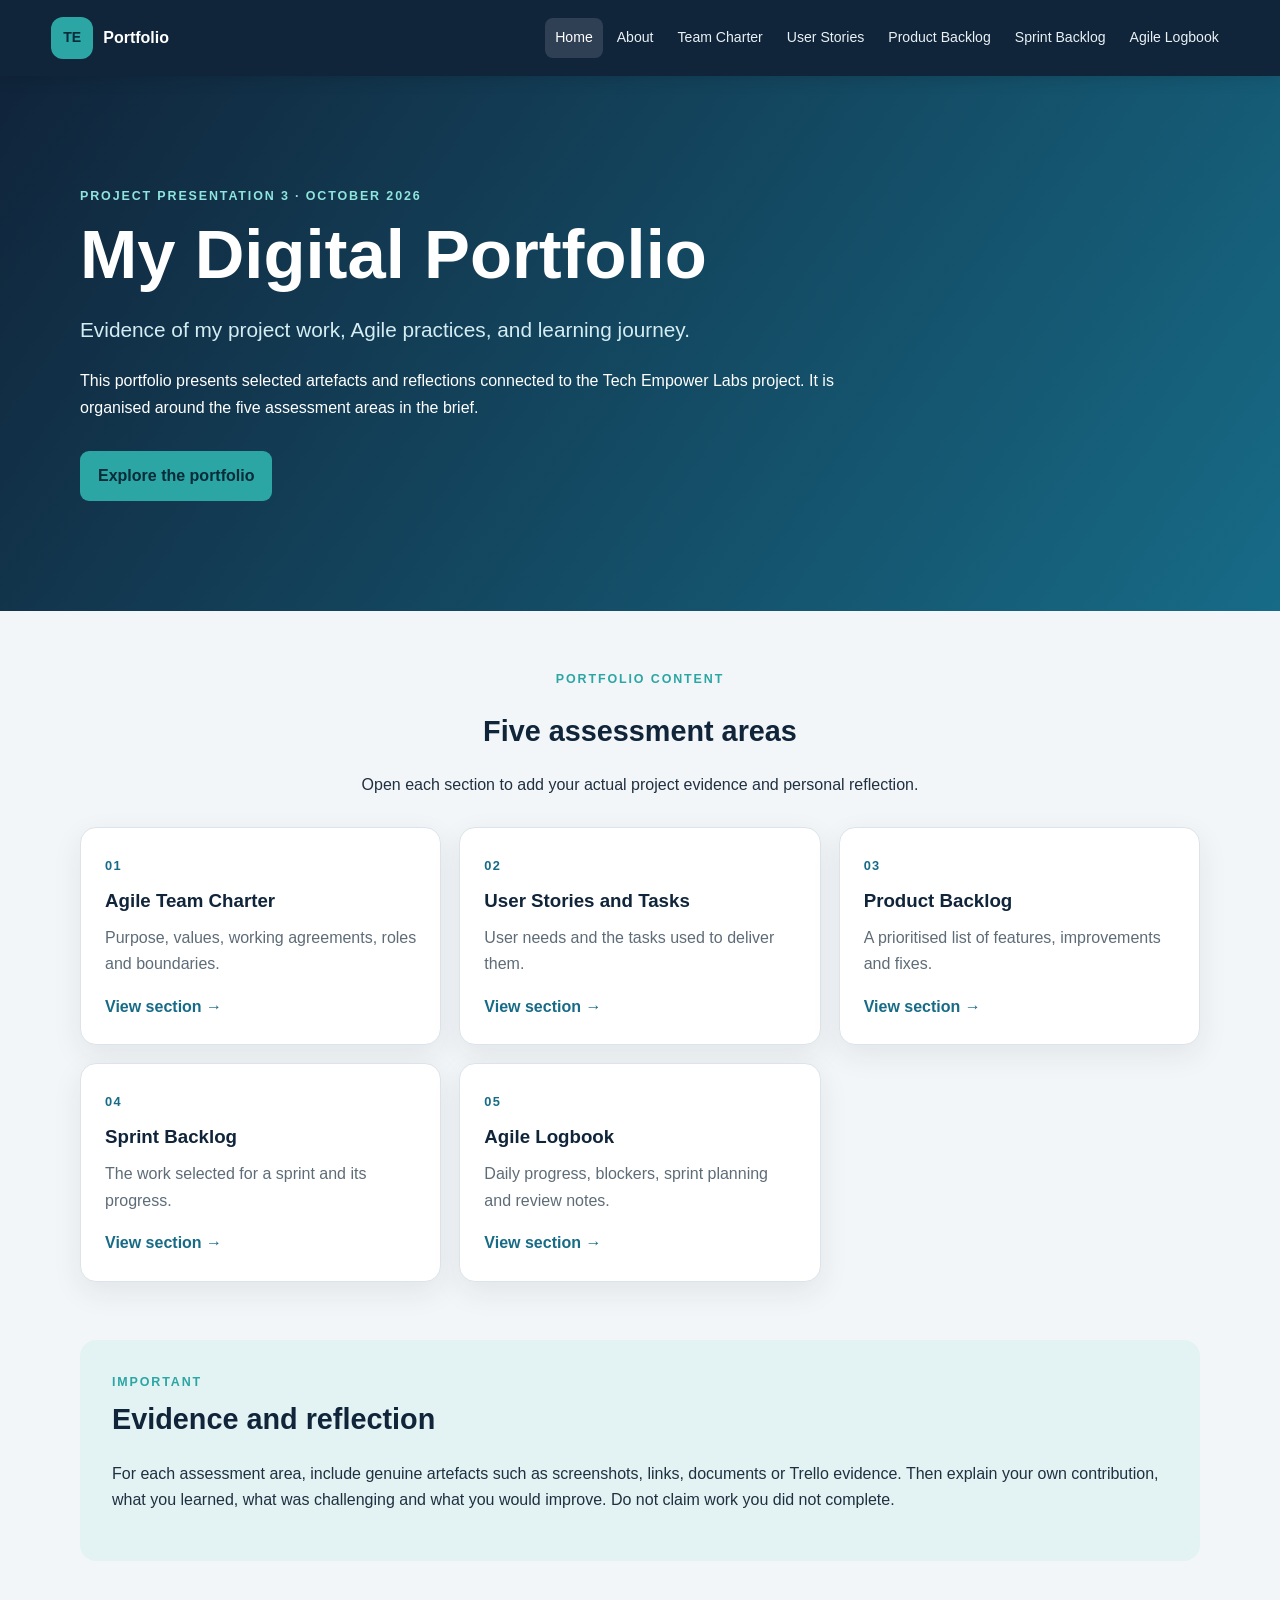
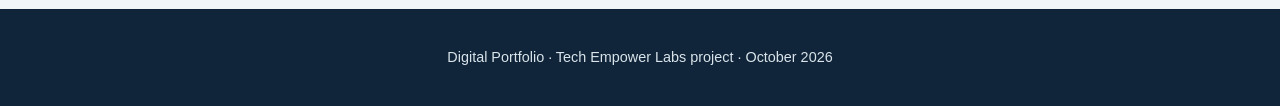
<file: index.html>
<!DOCTYPE html>
<html lang="en">
<head>
  <meta charset="UTF-8">
  <meta name="viewport" content="width=device-width, initial-scale=1.0">
  <meta name="description" content="PRP370 Project Presentation 3 digital portfolio">
  <title>Digital Portfolio | Home</title>
  <link rel="stylesheet" href="css/style.css">
</head>
<body>
  <header class="site-header">
    <nav class="navbar" aria-label="Main navigation">
      <a class="brand" href="index.html"><span class="brand-mark">TE</span><span>Portfolio</span></a>
      <button class="menu-toggle" aria-label="Toggle navigation" aria-expanded="false">☰</button>
      <div class="nav-links">
        <a class="active" href="index.html">Home</a>
        <a href="about.html">About</a>
        <a href="evidence/team-charter.html">Team Charter</a>
        <a href="evidence/user-stories.html">User Stories</a>
        <a href="evidence/product-backlog.html">Product Backlog</a>
        <a href="evidence/sprint-backlog.html">Sprint Backlog</a>
        <a href="evidence/agile-logbook.html">Agile Logbook</a>
      </div>
    </nav>
  </header>

  <main>
    <section class="hero">
      <p class="eyebrow">PROJECT PRESENTATION 3 · OCTOBER 2026</p>
      <h1>My Digital Portfolio</h1>
      <p class="hero-lead">Evidence of my project work, Agile practices, and learning journey.</p>
      <p>This portfolio presents selected artefacts and reflections connected to the Tech Empower Labs project. It is organised around the five assessment areas in the brief.</p>
      <a class="button" href="#portfolio-sections">Explore the portfolio</a>
    </section>

    <section class="section" id="portfolio-sections">
      <div class="section-heading">
        <p class="eyebrow">PORTFOLIO CONTENT</p>
        <h2>Five assessment areas</h2>
        <p>Open each section to add your actual project evidence and personal reflection.</p>
      </div>
      <div class="card-grid">
        <a class="content-card" href="evidence/team-charter.html"><span class="card-number">01</span><h3>Agile Team Charter</h3><p>Purpose, values, working agreements, roles and boundaries.</p><span class="card-link">View section →</span></a>
        <a class="content-card" href="evidence/user-stories.html"><span class="card-number">02</span><h3>User Stories and Tasks</h3><p>User needs and the tasks used to deliver them.</p><span class="card-link">View section →</span></a>
        <a class="content-card" href="evidence/product-backlog.html"><span class="card-number">03</span><h3>Product Backlog</h3><p>A prioritised list of features, improvements and fixes.</p><span class="card-link">View section →</span></a>
        <a class="content-card" href="evidence/sprint-backlog.html"><span class="card-number">04</span><h3>Sprint Backlog</h3><p>The work selected for a sprint and its progress.</p><span class="card-link">View section →</span></a>
        <a class="content-card" href="evidence/agile-logbook.html"><span class="card-number">05</span><h3>Agile Logbook</h3><p>Daily progress, blockers, sprint planning and review notes.</p><span class="card-link">View section →</span></a>
      </div>
    </section>

    <section class="section callout">
      <p class="eyebrow">IMPORTANT</p>
      <h2>Evidence and reflection</h2>
      <p>For each assessment area, include genuine artefacts such as screenshots, links, documents or Trello evidence. Then explain your own contribution, what you learned, what was challenging and what you would improve. Do not claim work you did not complete.</p>
    </section>
  </main>

  <footer class="site-footer"><p>Digital Portfolio · Tech Empower Labs project · October 2026</p></footer>
  <script src="js/script.js"></script>
</body>
</html>
</file>
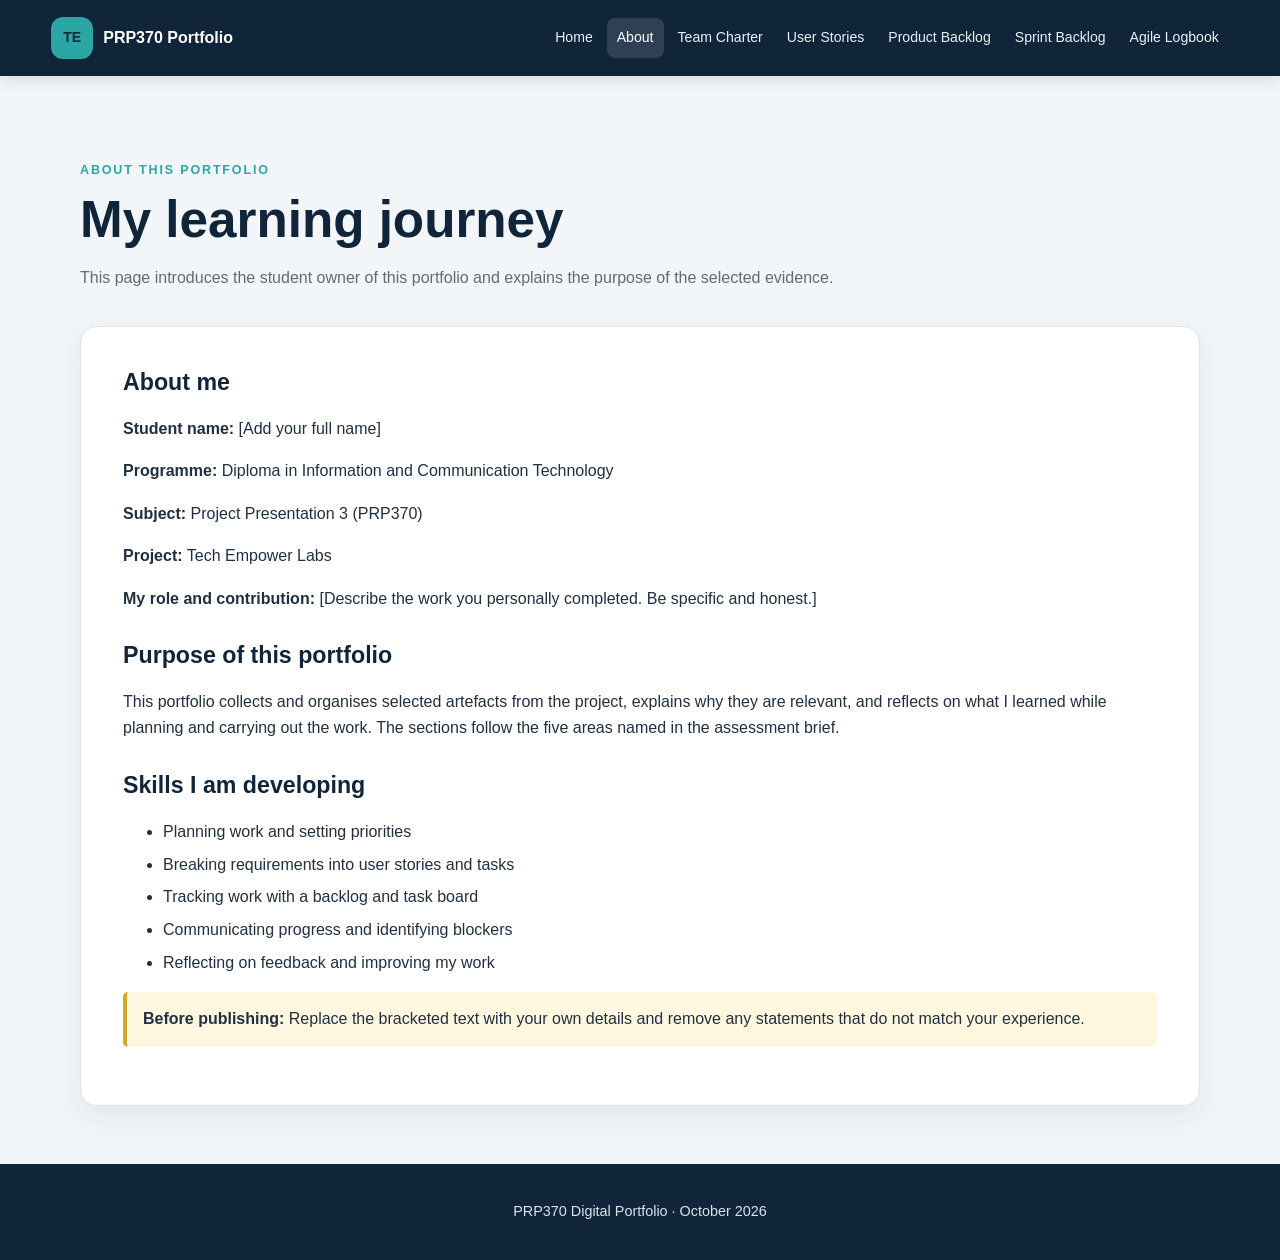
<file: about.html>
<!DOCTYPE html>
<html lang="en">
<head>
  <meta charset="UTF-8"><meta name="viewport" content="width=device-width, initial-scale=1.0">
  <title>About | PRP370 Digital Portfolio</title><link rel="stylesheet" href="css/style.css">
</head>
<body>
  <header class="site-header"><nav class="navbar" aria-label="Main navigation">
    <a class="brand" href="index.html"><span class="brand-mark">TE</span><span>PRP370 Portfolio</span></a>
    <button class="menu-toggle" aria-label="Toggle navigation" aria-expanded="false">☰</button>
    <div class="nav-links"><a href="index.html">Home</a><a class="active" href="about.html">About</a><a href="evidence/team-charter.html">Team Charter</a><a href="evidence/user-stories.html">User Stories</a><a href="evidence/product-backlog.html">Product Backlog</a><a href="evidence/sprint-backlog.html">Sprint Backlog</a><a href="evidence/agile-logbook.html">Agile Logbook</a></div>
  </nav></header>
  <main class="page-main">
    <section class="page-title"><p class="eyebrow">ABOUT THIS PORTFOLIO</p><h1>My learning journey</h1><p>This page introduces the student owner of this portfolio and explains the purpose of the selected evidence.</p></section>
    <section class="paper">
      <h2>About me</h2>
      <p><strong>Student name:</strong> [Add your full name]</p>
      <p><strong>Programme:</strong> Diploma in Information and Communication Technology</p>
      <p><strong>Subject:</strong> Project Presentation 3 (PRP370)</p>
      <p><strong>Project:</strong> Tech Empower Labs</p>
      <p><strong>My role and contribution:</strong> [Describe the work you personally completed. Be specific and honest.]</p>
      <h2>Purpose of this portfolio</h2>
      <p>This portfolio collects and organises selected artefacts from the project, explains why they are relevant, and reflects on what I learned while planning and carrying out the work. The sections follow the five areas named in the assessment brief.</p>
      <h2>Skills I am developing</h2>
      <ul><li>Planning work and setting priorities</li><li>Breaking requirements into user stories and tasks</li><li>Tracking work with a backlog and task board</li><li>Communicating progress and identifying blockers</li><li>Reflecting on feedback and improving my work</li></ul>
      <p class="note"><strong>Before publishing:</strong> Replace the bracketed text with your own details and remove any statements that do not match your experience.</p>
    </section>
  </main>
  <footer class="site-footer"><p>PRP370 Digital Portfolio · October 2026</p></footer><script src="js/script.js"></script>
</body></html>
</file>
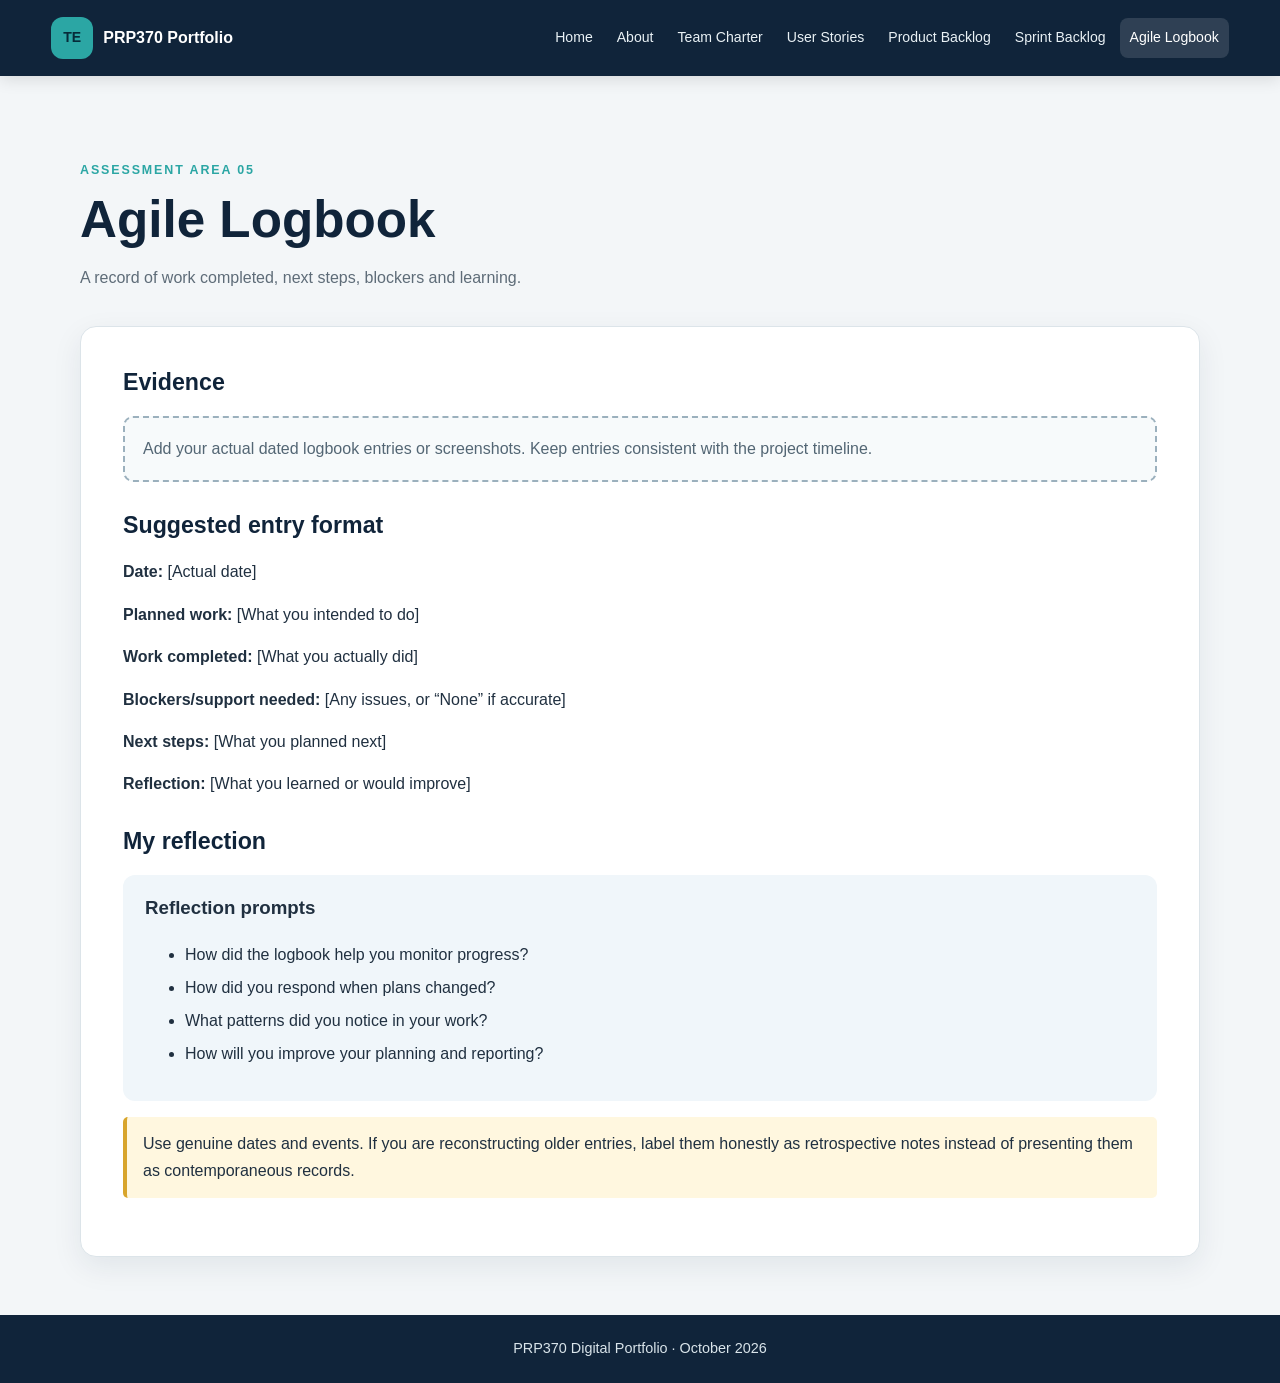
<file: evidence/agile-logbook.html>
<!DOCTYPE html><html lang="en"><head><meta charset="UTF-8"><meta name="viewport" content="width=device-width, initial-scale=1.0"><title>Agile Logbook | PRP370</title><link rel="stylesheet" href="../css/style.css"></head><body>
<header class="site-header"><nav class="navbar"><a class="brand" href="../index.html"><span class="brand-mark">TE</span><span>PRP370 Portfolio</span></a><button class="menu-toggle" aria-label="Toggle navigation" aria-expanded="false">☰</button><div class="nav-links"><a href="../index.html">Home</a><a href="../about.html">About</a><a href="team-charter.html">Team Charter</a><a href="user-stories.html">User Stories</a><a href="product-backlog.html">Product Backlog</a><a href="sprint-backlog.html">Sprint Backlog</a><a class="active" href="agile-logbook.html">Agile Logbook</a></div></nav></header>
<main class="page-main"><section class="page-title"><p class="eyebrow">ASSESSMENT AREA 05</p><h1>Agile Logbook</h1><p>A record of work completed, next steps, blockers and learning.</p></section><section class="paper"><h2>Evidence</h2><div class="placeholder">Add your actual dated logbook entries or screenshots. Keep entries consistent with the project timeline.</div><h2>Suggested entry format</h2><p><strong>Date:</strong> [Actual date]</p><p><strong>Planned work:</strong> [What you intended to do]</p><p><strong>Work completed:</strong> [What you actually did]</p><p><strong>Blockers/support needed:</strong> [Any issues, or “None” if accurate]</p><p><strong>Next steps:</strong> [What you planned next]</p><p><strong>Reflection:</strong> [What you learned or would improve]</p><h2>My reflection</h2><div class="reflection-prompts"><h3>Reflection prompts</h3><ul><li>How did the logbook help you monitor progress?</li><li>How did you respond when plans changed?</li><li>What patterns did you notice in your work?</li><li>How will you improve your planning and reporting?</li></ul></div><p class="note">Use genuine dates and events. If you are reconstructing older entries, label them honestly as retrospective notes instead of presenting them as contemporaneous records.</p></section></main><footer class="site-footer">PRP370 Digital Portfolio · October 2026</footer><script src="../js/script.js"></script></body></html>
</file>
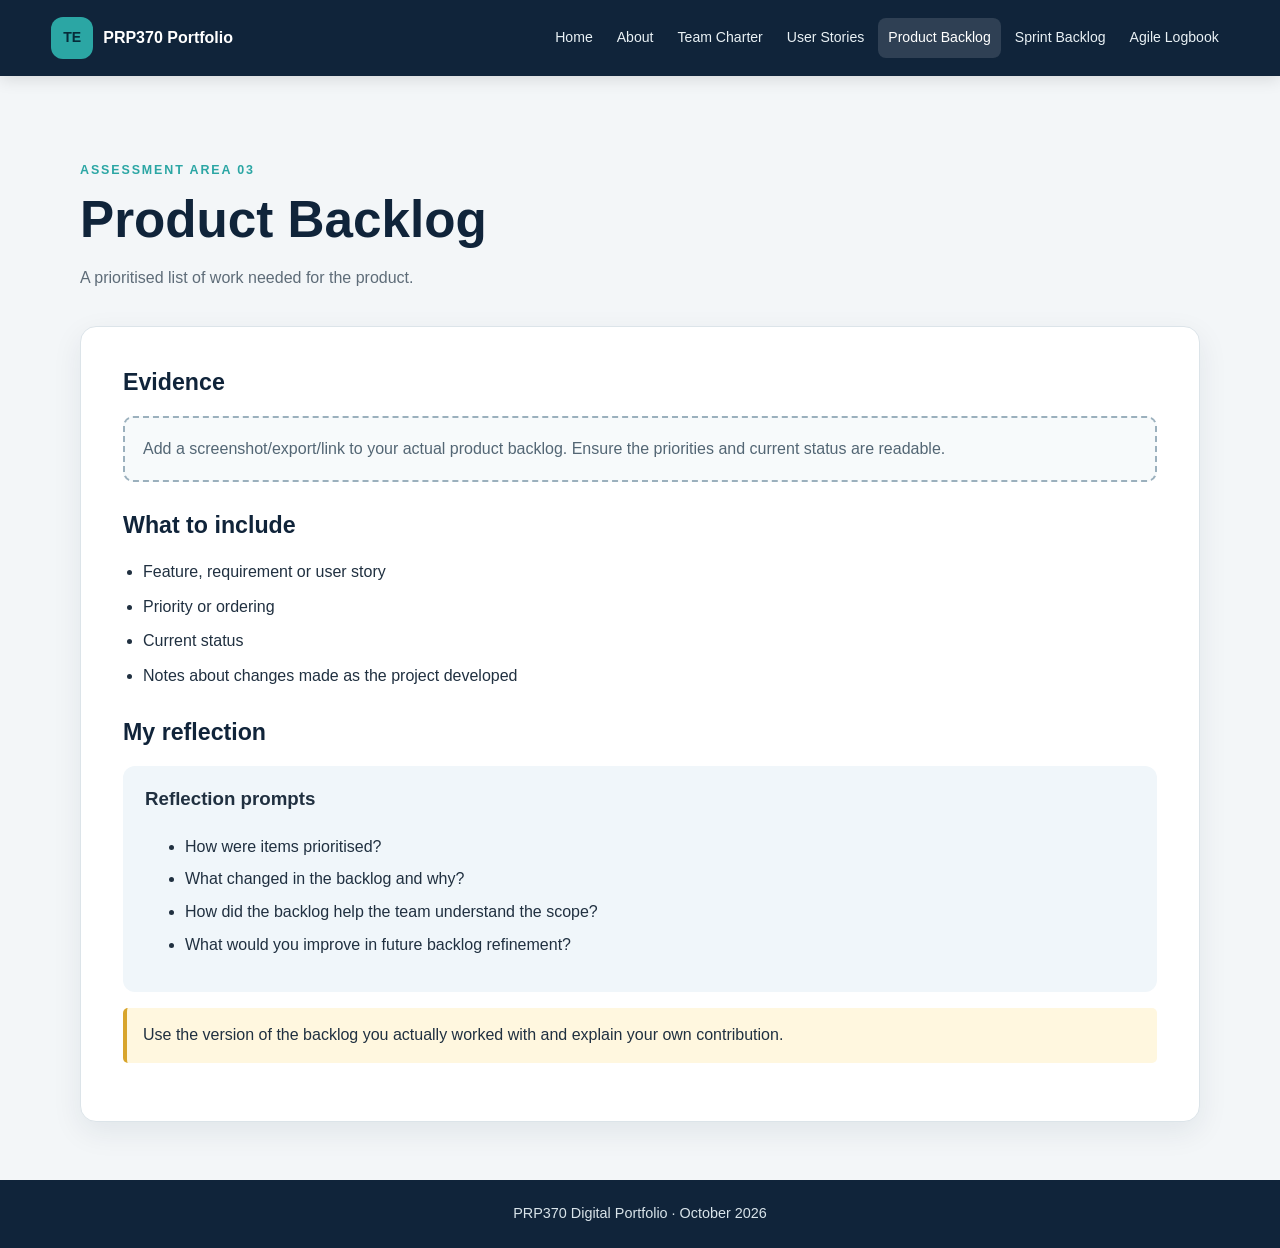
<file: evidence/product-backlog.html>
<!DOCTYPE html><html lang="en"><head><meta charset="UTF-8"><meta name="viewport" content="width=device-width, initial-scale=1.0"><title>Product Backlog | PRP370</title><link rel="stylesheet" href="../css/style.css"></head><body>
<header class="site-header"><nav class="navbar"><a class="brand" href="../index.html"><span class="brand-mark">TE</span><span>PRP370 Portfolio</span></a><button class="menu-toggle" aria-label="Toggle navigation" aria-expanded="false">☰</button><div class="nav-links"><a href="../index.html">Home</a><a href="../about.html">About</a><a href="team-charter.html">Team Charter</a><a href="user-stories.html">User Stories</a><a class="active" href="product-backlog.html">Product Backlog</a><a href="sprint-backlog.html">Sprint Backlog</a><a href="agile-logbook.html">Agile Logbook</a></div></nav></header>
<main class="page-main"><section class="page-title"><p class="eyebrow">ASSESSMENT AREA 03</p><h1>Product Backlog</h1><p>A prioritised list of work needed for the product.</p></section><section class="paper"><h2>Evidence</h2><div class="placeholder">Add a screenshot/export/link to your actual product backlog. Ensure the priorities and current status are readable.</div><h2>What to include</h2><ul class="evidence-list"><li>Feature, requirement or user story</li><li>Priority or ordering</li><li>Current status</li><li>Notes about changes made as the project developed</li></ul><h2>My reflection</h2><div class="reflection-prompts"><h3>Reflection prompts</h3><ul><li>How were items prioritised?</li><li>What changed in the backlog and why?</li><li>How did the backlog help the team understand the scope?</li><li>What would you improve in future backlog refinement?</li></ul></div><p class="note">Use the version of the backlog you actually worked with and explain your own contribution.</p></section></main><footer class="site-footer">PRP370 Digital Portfolio · October 2026</footer><script src="../js/script.js"></script></body></html>
</file>
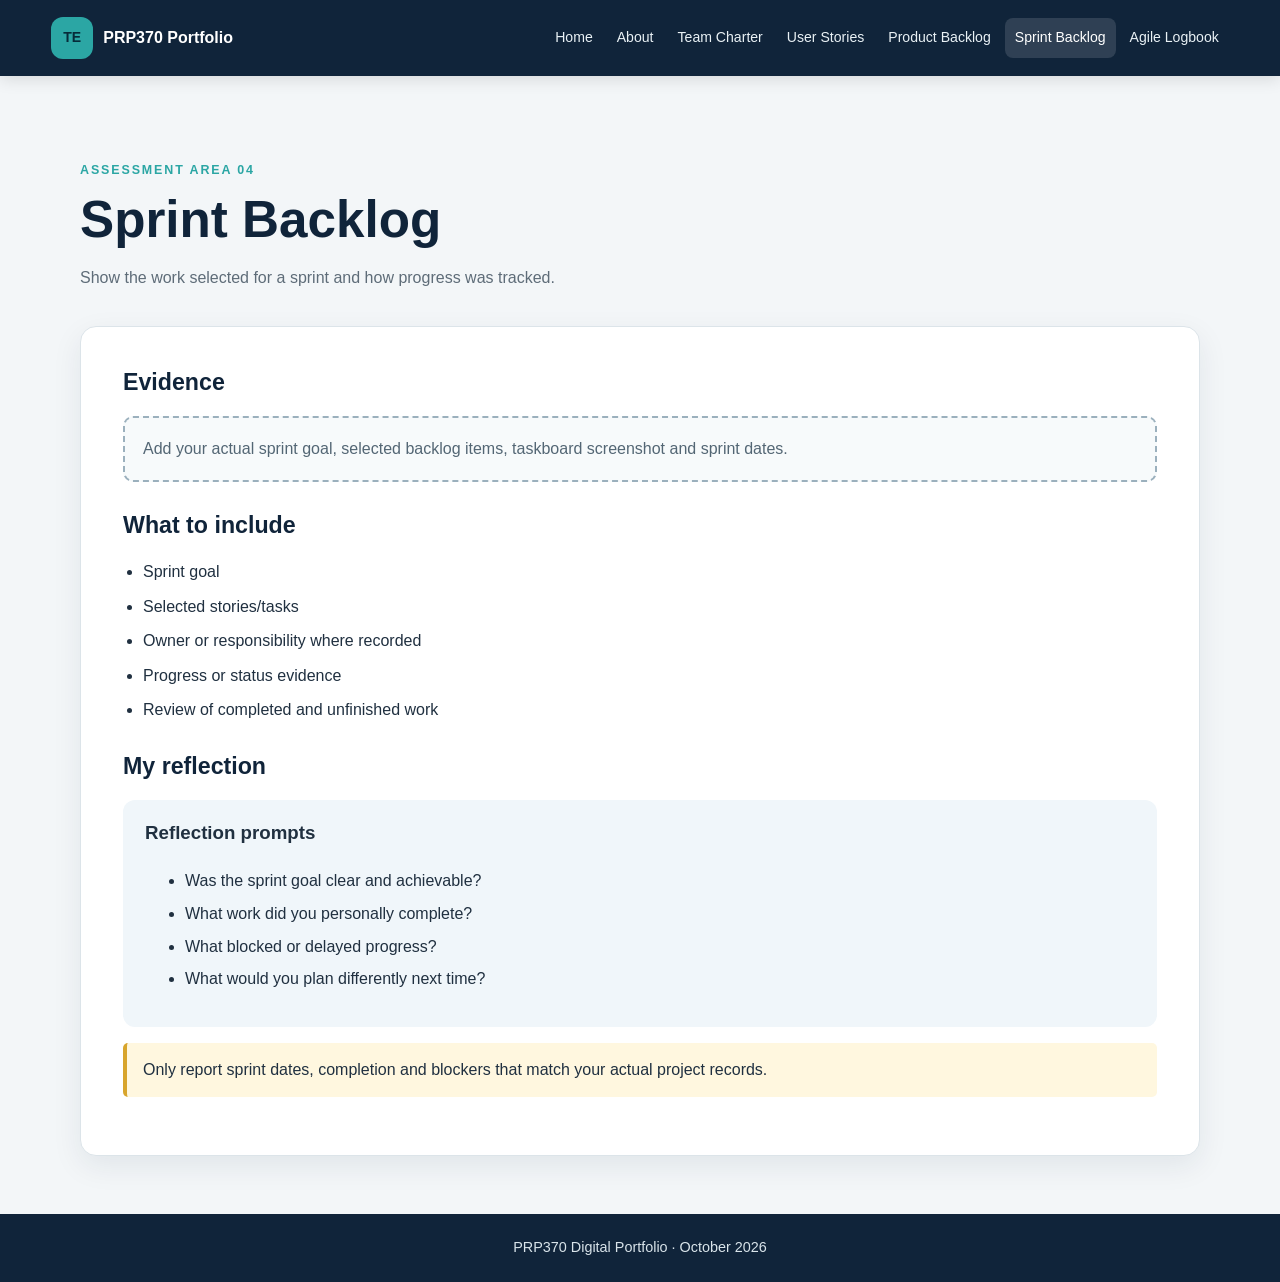
<file: evidence/sprint-backlog.html>
<!DOCTYPE html><html lang="en"><head><meta charset="UTF-8"><meta name="viewport" content="width=device-width, initial-scale=1.0"><title>Sprint Backlog | PRP370</title><link rel="stylesheet" href="../css/style.css"></head><body>
<header class="site-header"><nav class="navbar"><a class="brand" href="../index.html"><span class="brand-mark">TE</span><span>PRP370 Portfolio</span></a><button class="menu-toggle" aria-label="Toggle navigation" aria-expanded="false">☰</button><div class="nav-links"><a href="../index.html">Home</a><a href="../about.html">About</a><a href="team-charter.html">Team Charter</a><a href="user-stories.html">User Stories</a><a href="product-backlog.html">Product Backlog</a><a class="active" href="sprint-backlog.html">Sprint Backlog</a><a href="agile-logbook.html">Agile Logbook</a></div></nav></header>
<main class="page-main"><section class="page-title"><p class="eyebrow">ASSESSMENT AREA 04</p><h1>Sprint Backlog</h1><p>Show the work selected for a sprint and how progress was tracked.</p></section><section class="paper"><h2>Evidence</h2><div class="placeholder">Add your actual sprint goal, selected backlog items, taskboard screenshot and sprint dates.</div><h2>What to include</h2><ul class="evidence-list"><li>Sprint goal</li><li>Selected stories/tasks</li><li>Owner or responsibility where recorded</li><li>Progress or status evidence</li><li>Review of completed and unfinished work</li></ul><h2>My reflection</h2><div class="reflection-prompts"><h3>Reflection prompts</h3><ul><li>Was the sprint goal clear and achievable?</li><li>What work did you personally complete?</li><li>What blocked or delayed progress?</li><li>What would you plan differently next time?</li></ul></div><p class="note">Only report sprint dates, completion and blockers that match your actual project records.</p></section></main><footer class="site-footer">PRP370 Digital Portfolio · October 2026</footer><script src="../js/script.js"></script></body></html>
</file>
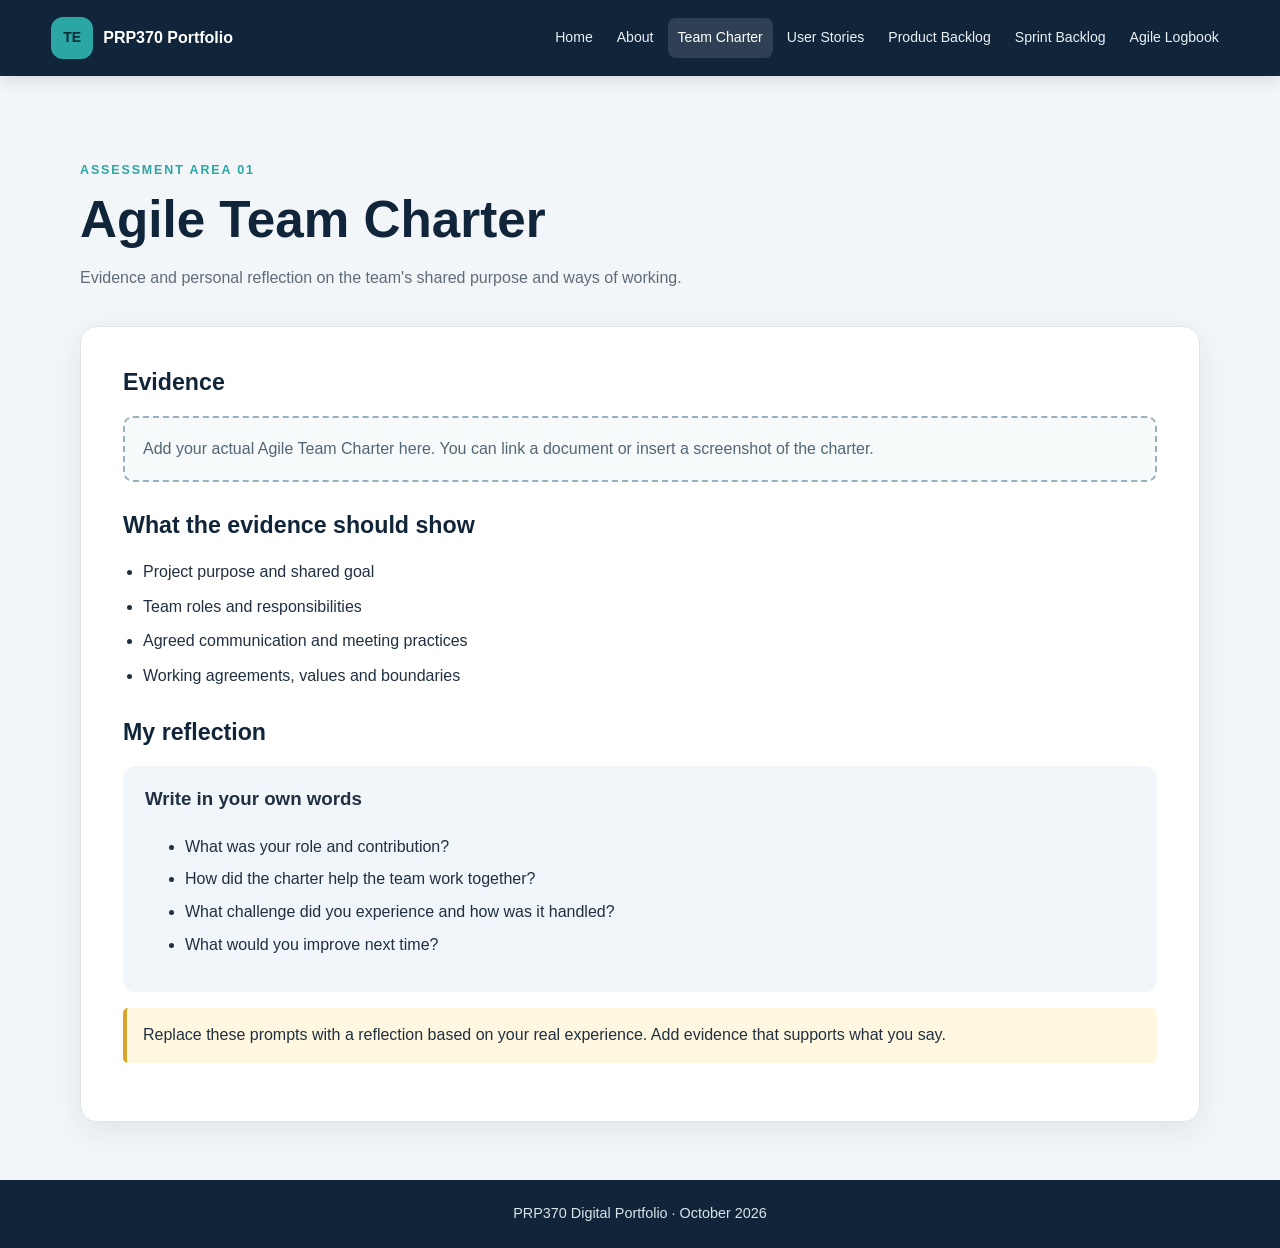
<file: evidence/team-charter.html>
<!DOCTYPE html><html lang="en"><head><meta charset="UTF-8"><meta name="viewport" content="width=device-width, initial-scale=1.0"><title>Agile Team Charter | PRP370</title><link rel="stylesheet" href="../css/style.css"></head><body>
<header class="site-header"><nav class="navbar"><a class="brand" href="../index.html"><span class="brand-mark">TE</span><span>PRP370 Portfolio</span></a><button class="menu-toggle" aria-label="Toggle navigation" aria-expanded="false">☰</button><div class="nav-links"><a href="../index.html">Home</a><a href="../about.html">About</a><a class="active" href="team-charter.html">Team Charter</a><a href="user-stories.html">User Stories</a><a href="product-backlog.html">Product Backlog</a><a href="sprint-backlog.html">Sprint Backlog</a><a href="agile-logbook.html">Agile Logbook</a></div></nav></header>
<main class="page-main"><section class="page-title"><p class="eyebrow">ASSESSMENT AREA 01</p><h1>Agile Team Charter</h1><p>Evidence and personal reflection on the team's shared purpose and ways of working.</p></section><section class="paper"><h2>Evidence</h2><div class="placeholder">Add your actual Agile Team Charter here. You can link a document or insert a screenshot of the charter.</div><h2>What the evidence should show</h2><ul class="evidence-list"><li>Project purpose and shared goal</li><li>Team roles and responsibilities</li><li>Agreed communication and meeting practices</li><li>Working agreements, values and boundaries</li></ul><h2>My reflection</h2><div class="reflection-prompts"><h3>Write in your own words</h3><ul><li>What was your role and contribution?</li><li>How did the charter help the team work together?</li><li>What challenge did you experience and how was it handled?</li><li>What would you improve next time?</li></ul></div><p class="note">Replace these prompts with a reflection based on your real experience. Add evidence that supports what you say.</p></section></main><footer class="site-footer">PRP370 Digital Portfolio · October 2026</footer><script src="../js/script.js"></script></body></html>
</file>
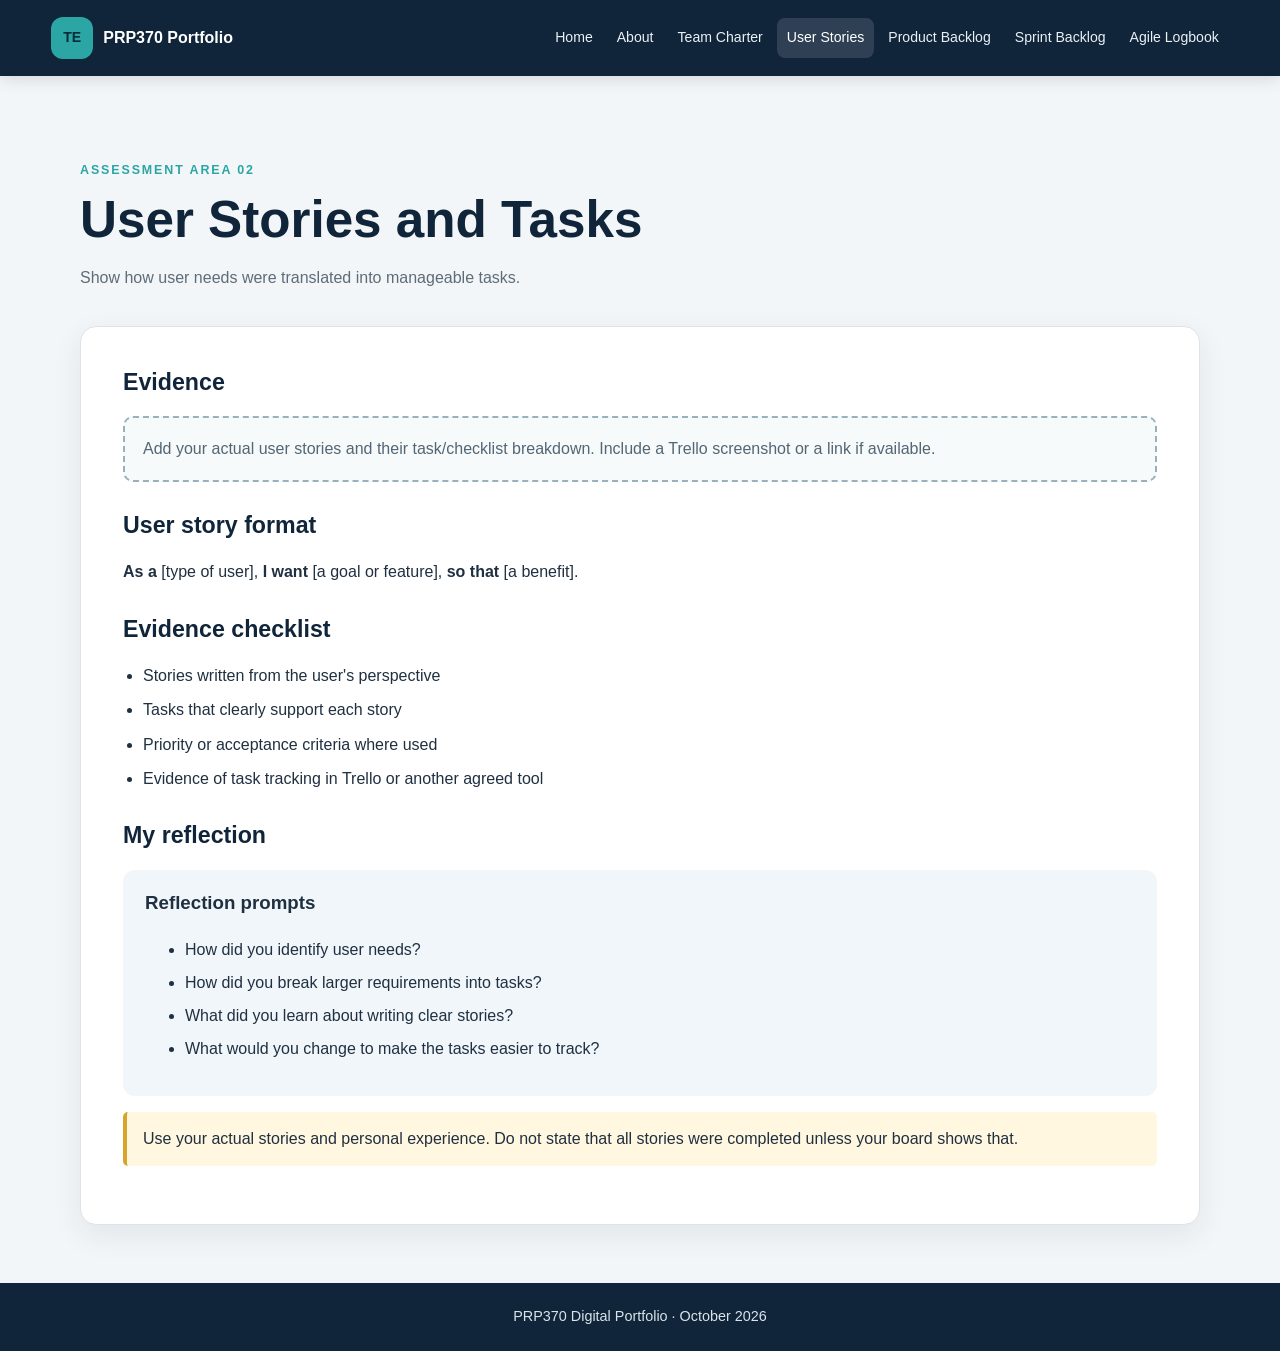
<file: evidence/user-stories.html>
<!DOCTYPE html><html lang="en"><head><meta charset="UTF-8"><meta name="viewport" content="width=device-width, initial-scale=1.0"><title>User Stories and Tasks | PRP370</title><link rel="stylesheet" href="../css/style.css"></head><body>
<header class="site-header"><nav class="navbar"><a class="brand" href="../index.html"><span class="brand-mark">TE</span><span>PRP370 Portfolio</span></a><button class="menu-toggle" aria-label="Toggle navigation" aria-expanded="false">☰</button><div class="nav-links"><a href="../index.html">Home</a><a href="../about.html">About</a><a href="team-charter.html">Team Charter</a><a class="active" href="user-stories.html">User Stories</a><a href="product-backlog.html">Product Backlog</a><a href="sprint-backlog.html">Sprint Backlog</a><a href="agile-logbook.html">Agile Logbook</a></div></nav></header>
<main class="page-main"><section class="page-title"><p class="eyebrow">ASSESSMENT AREA 02</p><h1>User Stories and Tasks</h1><p>Show how user needs were translated into manageable tasks.</p></section><section class="paper"><h2>Evidence</h2><div class="placeholder">Add your actual user stories and their task/checklist breakdown. Include a Trello screenshot or a link if available.</div><h2>User story format</h2><p><strong>As a</strong> [type of user], <strong>I want</strong> [a goal or feature], <strong>so that</strong> [a benefit].</p><h2>Evidence checklist</h2><ul class="evidence-list"><li>Stories written from the user's perspective</li><li>Tasks that clearly support each story</li><li>Priority or acceptance criteria where used</li><li>Evidence of task tracking in Trello or another agreed tool</li></ul><h2>My reflection</h2><div class="reflection-prompts"><h3>Reflection prompts</h3><ul><li>How did you identify user needs?</li><li>How did you break larger requirements into tasks?</li><li>What did you learn about writing clear stories?</li><li>What would you change to make the tasks easier to track?</li></ul></div><p class="note">Use your actual stories and personal experience. Do not state that all stories were completed unless your board shows that.</p></section></main><footer class="site-footer">PRP370 Digital Portfolio · October 2026</footer><script src="../js/script.js"></script></body></html>
</file>
<file: css/style.css>
:root{--navy:#10243a;--blue:#176b87;--teal:#2ba6a4;--paper:#fff;--bg:#f3f6f8;--ink:#203040;--muted:#5e6c78;--line:#dce4e9;--radius:16px;--shadow:0 10px 30px rgba(16,36,58,.08)}
*{box-sizing:border-box}html{scroll-behavior:smooth}body{margin:0;background:var(--bg);color:var(--ink);font-family:Arial,Helvetica,sans-serif;line-height:1.65}a{color:inherit}.site-header{background:var(--navy);color:#fff;position:sticky;top:0;z-index:10;box-shadow:0 3px 16px rgba(0,0,0,.12)}.navbar{width:min(1180px,92%);margin:auto;min-height:76px;display:flex;align-items:center;justify-content:space-between;gap:22px}.brand{display:flex;align-items:center;gap:10px;text-decoration:none;font-weight:700;white-space:nowrap}.brand-mark{display:grid;place-items:center;width:42px;height:42px;border-radius:12px;background:var(--teal);color:#062b39;font-size:14px}.nav-links{display:flex;align-items:center;justify-content:flex-end;gap:4px;flex-wrap:wrap}.nav-links a{font-size:.88rem;text-decoration:none;color:#e9f1f5;padding:8px 10px;border-radius:8px}.nav-links a:hover,.nav-links a.active{background:rgba(255,255,255,.13);color:#fff}.menu-toggle{display:none;background:transparent;border:1px solid #688095;color:#fff;padding:7px 11px;border-radius:8px;font-size:1.2rem}.hero{background:linear-gradient(125deg,#10243a,#176b87);color:#fff;padding:clamp(56px,9vw,110px) max(4%,calc((100% - 1120px)/2));min-height:390px}.hero h1{font-size:clamp(2.3rem,6vw,4.3rem);line-height:1.1;margin:8px 0 18px;max-width:800px}.hero p{max-width:760px}.hero-lead{font-size:1.3rem;color:#d4edf2}.eyebrow{font-size:.78rem;font-weight:800;letter-spacing:.15em;color:var(--teal);margin:0 0 10px}.hero .eyebrow{color:#8ee5dd}.button{display:inline-block;background:var(--teal);color:#062b39;text-decoration:none;font-weight:700;padding:12px 18px;border-radius:9px;margin-top:14px}.button:hover{filter:brightness(1.06)}.section,.page-main{width:min(1120px,92%);margin:0 auto;padding:58px 0}.section-heading{text-align:center;margin:0 auto 28px;max-width:700px}.section h2,.paper h2{font-size:1.8rem;line-height:1.2;color:var(--navy)}.card-grid{display:grid;grid-template-columns:repeat(3,minmax(0,1fr));gap:18px}.content-card{display:block;background:var(--paper);padding:24px;border:1px solid var(--line);border-radius:var(--radius);text-decoration:none;box-shadow:var(--shadow);transition:transform .2s,border-color .2s}.content-card:hover{transform:translateY(-3px);border-color:var(--teal)}.content-card h3{margin:8px 0;color:var(--navy)}.content-card p{color:var(--muted);margin-top:0}.card-number{font-weight:800;color:var(--blue);font-size:.8rem;letter-spacing:.1em}.card-link{font-weight:700;color:var(--blue)}.callout{background:#e3f3f3;border-radius:var(--radius);padding:32px;margin-bottom:48px}.callout h2{margin-top:0}.page-title{padding:26px 0 18px}.page-title h1{font-size:clamp(2rem,5vw,3.2rem);color:var(--navy);line-height:1.15;margin:0 0 12px}.page-title p:last-child{max-width:780px;color:var(--muted)}.paper{background:#fff;padding:clamp(22px,4vw,42px);border:1px solid var(--line);border-radius:var(--radius);box-shadow:var(--shadow)}.paper h2{font-size:1.45rem;margin-top:30px}.paper h2:first-child{margin-top:0}.paper li{margin:.4rem 0}.note{background:#fff7df;border-left:4px solid #d8a52c;padding:14px 16px;border-radius:5px}.evidence-list{padding-left:20px}.evidence-list li{margin:8px 0}.placeholder{border:2px dashed #9bb0bd;background:#f7fafb;padding:18px;border-radius:10px;color:#536674}.reflection-prompts{background:#f0f6fa;border-radius:12px;padding:18px 22px}.reflection-prompts h3{margin-top:0}.site-footer{background:var(--navy);color:#d9e4ea;text-align:center;padding:22px 4%;font-size:.9rem}.small{font-size:.9rem;color:var(--muted)}@media(max-width:1050px){.navbar{padding:12px 0;flex-wrap:wrap}.menu-toggle{display:block}.nav-links{display:none;width:100%;align-items:stretch;flex-direction:column;padding:0 0 12px}.nav-links.open{display:flex}.nav-links a{padding:10px 12px}.card-grid{grid-template-columns:repeat(2,minmax(0,1fr))}}@media(max-width:620px){.card-grid{grid-template-columns:1fr}.hero{min-height:auto}.section,.page-main{padding:36px 0}.brand{font-size:.95rem}}
</file>
